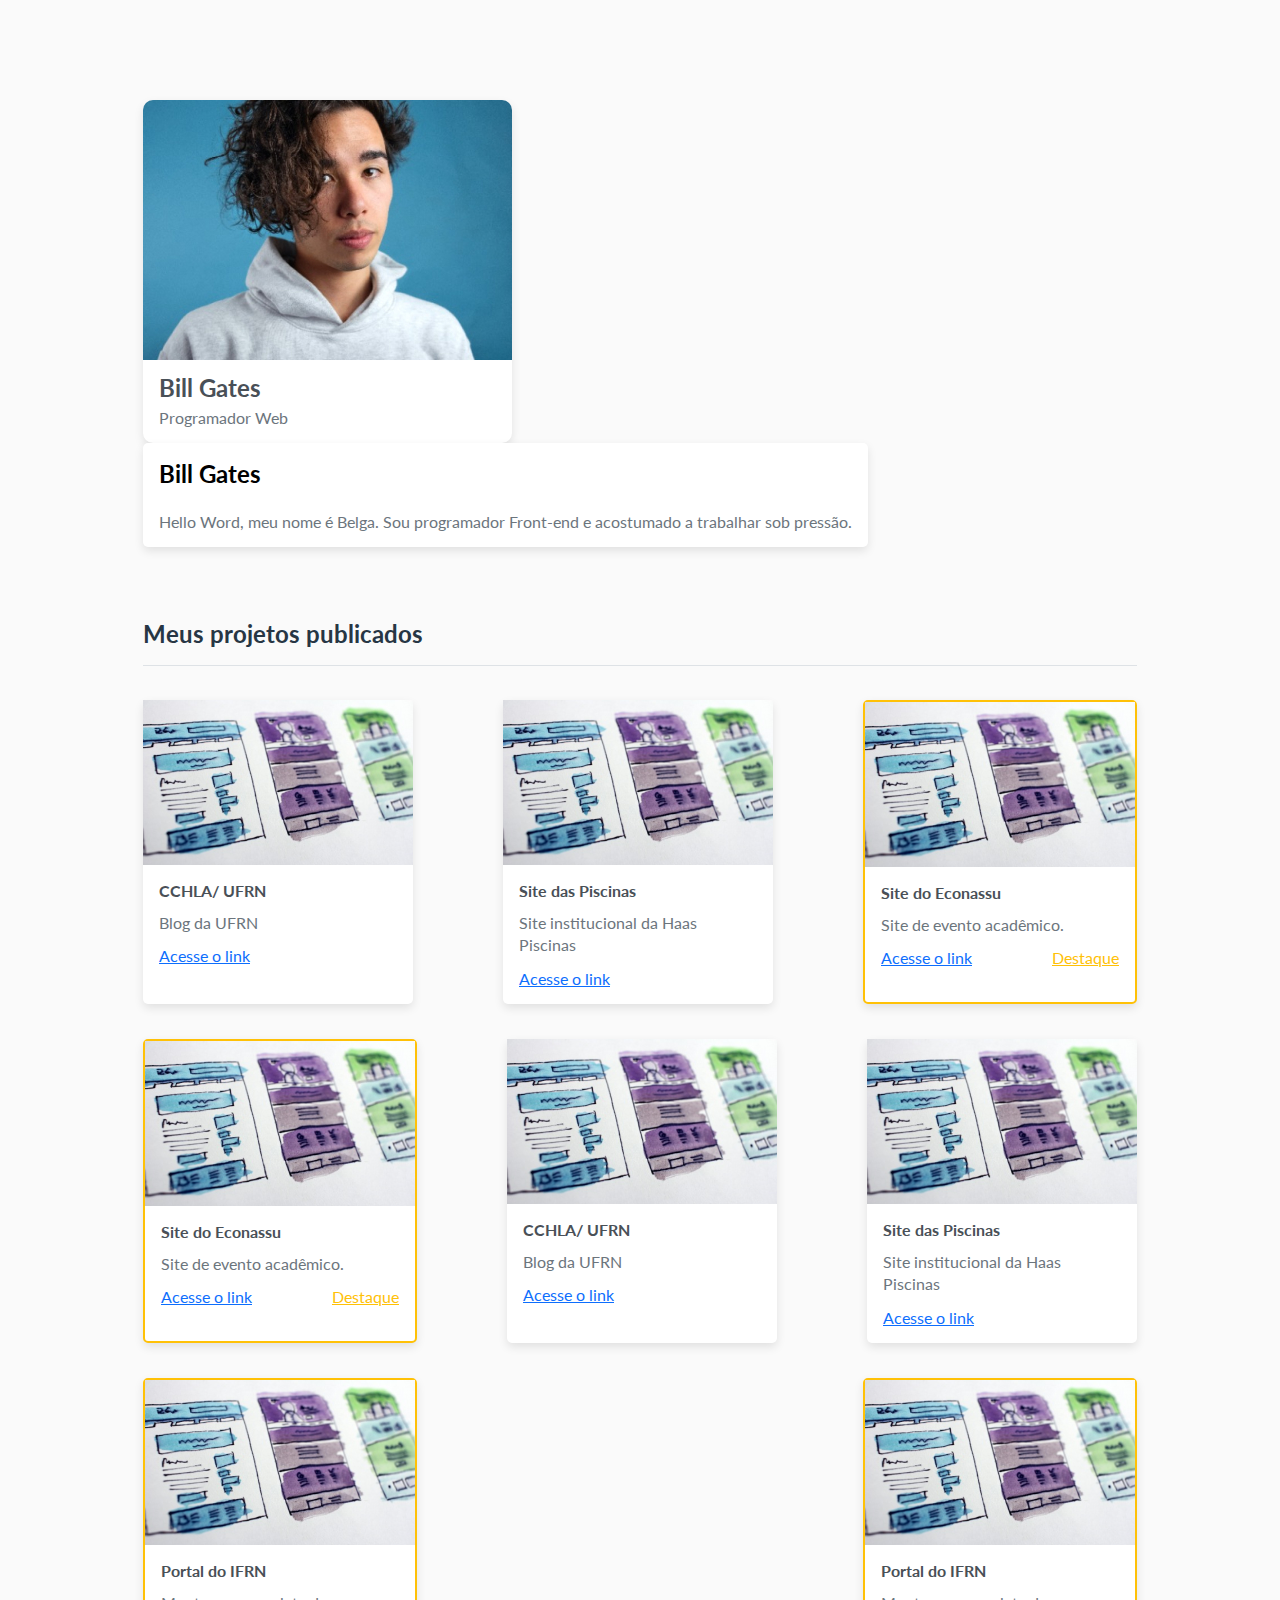
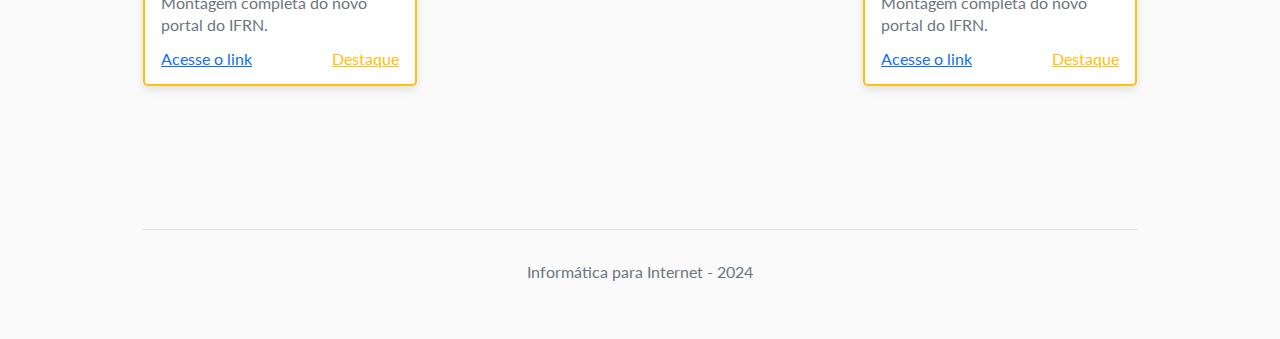
<file: index.html>
<!DOCTYPE html>
<html lang="en">
<head>
    <meta charset="UTF-8">
    <meta http-equiv="X-UA-Compatible" content="IE=edge">
    <meta name="viewport" content="width=device-width, initial-scale=1.0">
    <link rel="stylesheet" href="assets/img">
    <link rel="stylesheet" href="assets/style.css">
    <link rel="preconnect" href="https://fonts.googleapis.com">
    <link rel="preconnect" href="https://fonts.gstatic.com" crossorigin>
    <link href="https://fonts.googleapis.com/css2?family=Lato:ital,wght@0,100;0,300;0,400;0,700;0,900;1,100;1,300;1,400;1,700;1,900&display=swap" rel="stylesheet">
    <title>Montagem básica responsiva</title>
</head>
<body>
    
    <section class="flex alinhar-colunas">
        <main class="flex alinhar-colunas">
            <div class="biografia flex alinhar-extremidades">
                <div class="card-foto flex alinhar-colunas">
                    <img src="assets/img/menino.jpg" alt="">
                    <div class="legenda flex alinhar-colunas alinhar-inicio">
                        <h1>Bill Gates</h1>
                        <span>Programador Web</span>
                    </div>
                </div>

                <div class="descricao flex alinhar-colunas alinhar-inicio">
                    <h1>Bill Gates</h1>
                    <span>Hello Word, meu nome é Belga. Sou programador Front-end e acostumado a trabalhar sob pressão.</span>
                </div>
            </div>

            <div class="titulo flex alinhar-inicio">
                <h1>Meus projetos publicados</h1>
            </div>

            <div class="projetos flex alinhar-extremidades">
                <div class="card flex alinhar-colunas">
                    <img src="assets/img/desenhos.png" alt="">
                    <div class="flex alinhar-colunas">
                        <div class="flex alinhar-colunas">
                            <strong>CCHLA/ UFRN</strong>
                            <span>Blog da UFRN</span>
                        </div>
                        <a class="azul" href="">Acesse o link</a>
                    </div>
                </div>
                <div class="card flex alinhar-colunas">
                    <img src="assets/img/desenhos.png" alt="">
                    <div class="flex alinhar-colunas">
                        <div class="flex alinhar-colunas">
                            <strong>Site das Piscinas</strong>
                            <span>Site institucional da Haas Piscinas</span>
                        </div>
                        <a class="azul" href="">Acesse o link</a>
                    </div>
                </div>
                <div class="card flex alinhar-colunas borda-amarela">
                    <img src="assets/img/desenhos.png" alt="">
                    <div class="flex alinhar-colunas">
                        <div class="flex alinhar-colunas">
                            <strong>Site do Econassu</strong>
                            <span>Site de evento acadêmico.</span>
                        </div>
                        <div class="flex alinhar-extremidades">
                            <a class="azul" href="">Acesse o link</a>
                            <a class="amarelo" href="">Destaque</a>
                        </div>
                    </div>
                </div>
                <div class="card flex alinhar-colunas borda-amarela">
                    <img src="assets/img/desenhos.png" alt="">
                    <div class="flex alinhar-colunas">
                        <div class="flex alinhar-colunas">
                            <strong>Site do Econassu</strong>
                            <span>Site de evento acadêmico.</span>
                        </div>
                        <div class="flex alinhar-extremidades">
                            <a class="azul" href="">Acesse o link</a>
                            <a class="amarelo" href="">Destaque</a>
                        </div>
                    </div>
                </div>
                <div class="card flex alinhar-colunas">
                    <img src="assets/img/desenhos.png" alt="">
                    <div class="flex alinhar-colunas">
                        <div class="flex alinhar-colunas">
                            <strong>CCHLA/ UFRN</strong>
                            <span>Blog da UFRN</span>
                        </div>
                        <a class="azul" href="">Acesse o link</a>
                    </div>
                </div>
                <div class="card flex alinhar-colunas">
                    <img src="assets/img/desenhos.png" alt="">
                    <div class="flex alinhar-colunas">
                        <div class="flex alinhar-colunas">
                            <strong>Site das Piscinas</strong>
                            <span>Site institucional da Haas Piscinas</span>
                        </div>
                        <a class="azul" href="">Acesse o link</a>
                    </div>
                </div>
                <div class="card flex alinhar-colunas borda-amarela">
                    <img src="assets/img/desenhos.png" alt="">
                    <div class="flex alinhar-colunas">
                        <div class="flex alinhar-colunas">
                            <strong>Portal do IFRN</strong>
                            <span class="flex">Montagem completa do novo portal do IFRN.</span>
                        </div>
                        <div class="flex alinhar-extremidades">
                            <a class="azul" href="">Acesse o link</a>
                            <a class="amarelo" href="">Destaque</a>
                        </div>
                    </div>
                </div>
                <div class="card flex alinhar-colunas borda-amarela">
                    <img src="assets/img/desenhos.png" alt="">
                    <div class="flex alinhar-colunas">
                        <div class="flex alinhar-colunas">
                            <strong>Portal do IFRN</strong>
                            <span>Montagem completa do novo portal do IFRN.</span>
                        </div>
                        <div class="flex alinhar-extremidades">
                            <a class="azul" href="">Acesse o link</a>
                            <a class="amarelo" href="">Destaque</a>
                        </div>
                    </div>
                </div>
            </div>
        </main>

        <footer class="flex centralizar">
            <span>Informática para Internet - 2024</span>
        </footer>
        
    </section>
</body>
</html>
</file>
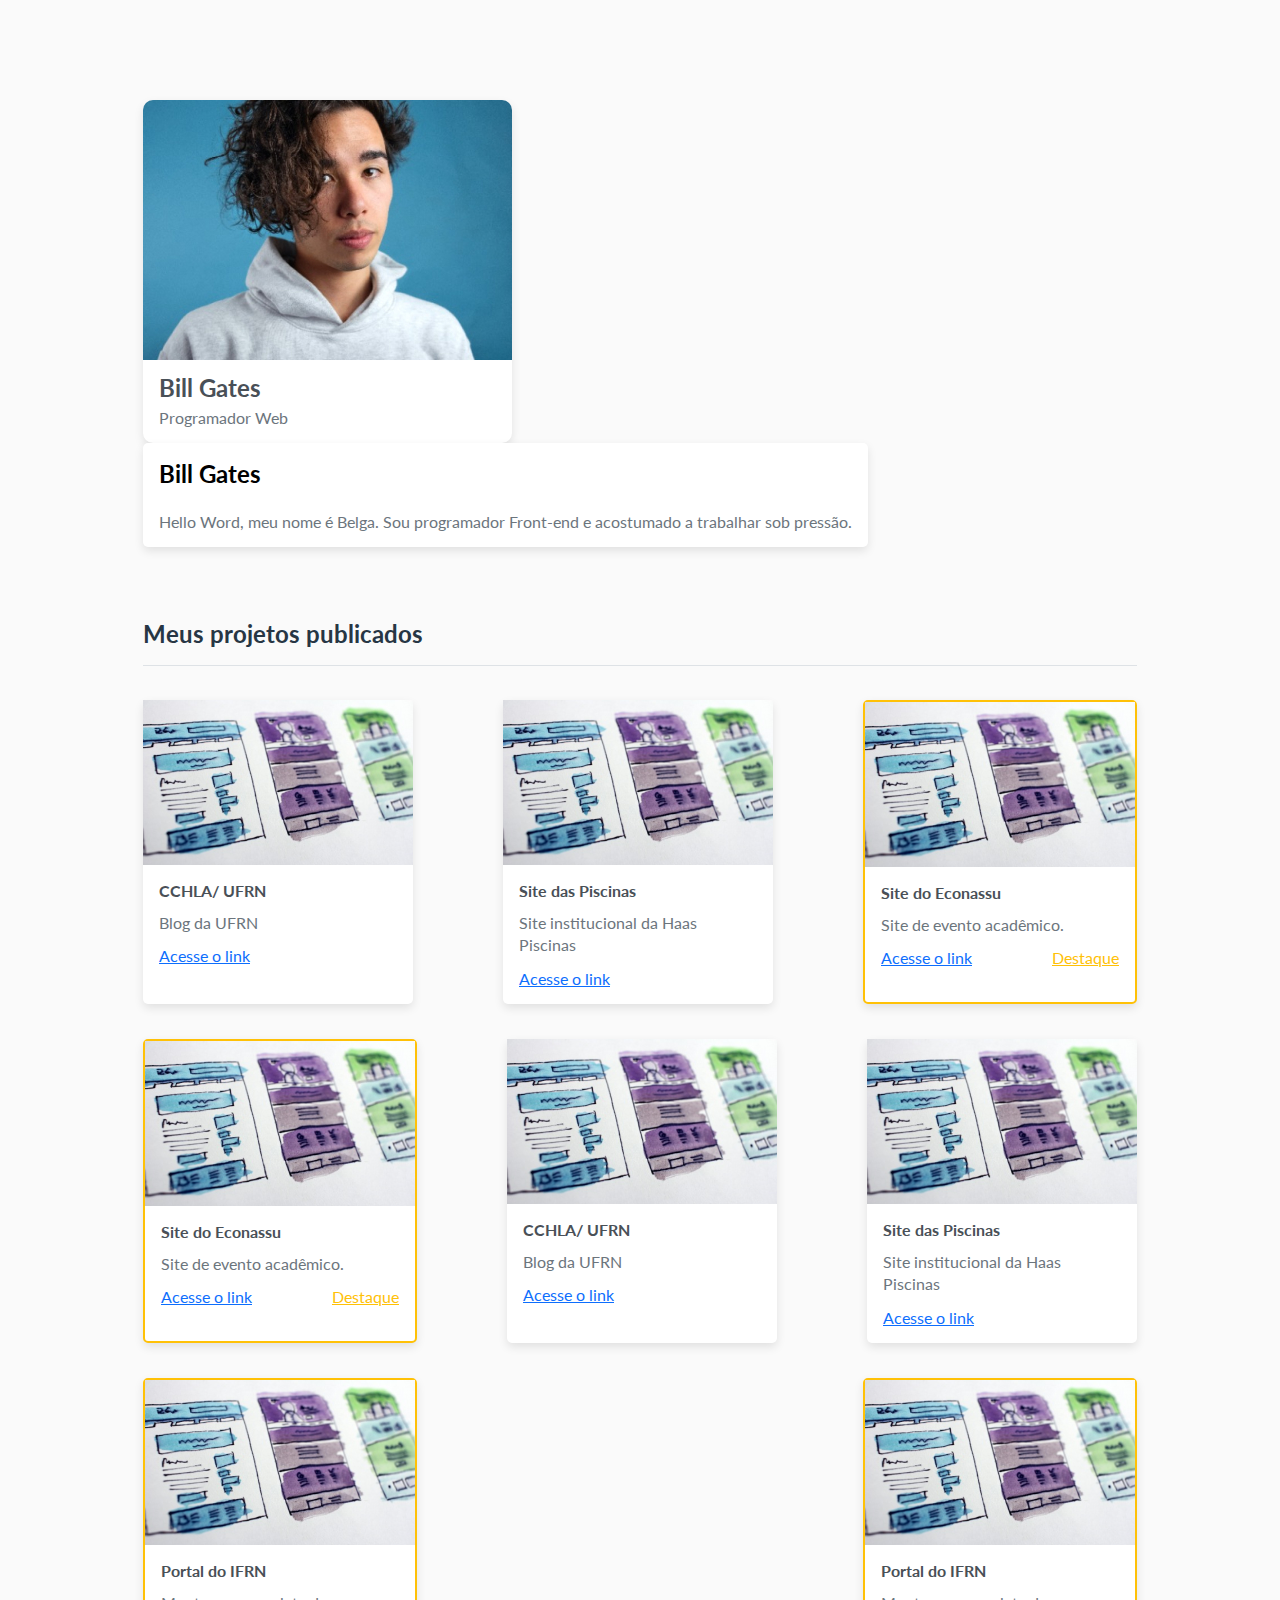
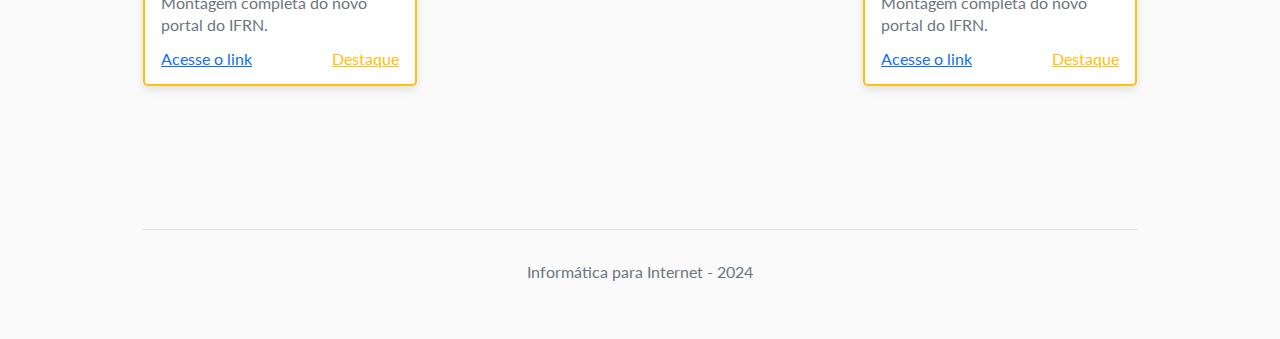
<file: Montagem-básica-responsiva/index.html>
<!DOCTYPE html>
<html lang="en">
<head>
    <meta charset="UTF-8">
    <meta http-equiv="X-UA-Compatible" content="IE=edge">
    <meta name="viewport" content="width=device-width, initial-scale=1.0">
    <link rel="stylesheet" href="style.css">
    <link rel="preconnect" href="https://fonts.googleapis.com">
    <link rel="preconnect" href="https://fonts.gstatic.com" crossorigin>
    <link href="https://fonts.googleapis.com/css2?family=Lato:ital,wght@0,100;0,300;0,400;0,700;0,900;1,100;1,300;1,400;1,700;1,900&display=swap" rel="stylesheet">
    <title>Montagem básica responsiva</title>
</head>
<body>
    
    <section class="flex alinhar-colunas">
        <main class="flex alinhar-colunas">
            <div class="biografia flex alinhar-extremidades">
                <div class="card-foto flex alinhar-colunas">
                    <img src="img/menino.jpg" alt="">
                    <div class="legenda flex alinhar-colunas alinhar-inicio">
                        <h1>Bill Gates</h1>
                        <span>Programador Web</span>
                    </div>
                </div>

                <div class="descricao flex alinhar-colunas alinhar-inicio">
                    <h1>Bill Gates</h1>
                    <span>Hello Word, meu nome é Belga. Sou programador Front-end e acostumado a trabalhar sob pressão.</span>
                </div>
            </div>

            <div class="titulo flex alinhar-inicio">
                <h1>Meus projetos publicados</h1>
            </div>

            <div class="projetos flex alinhar-extremidades">
                <div class="card flex alinhar-colunas">
                    <img src="img/desenhos.png" alt="">
                    <div class="flex alinhar-colunas">
                        <div class="flex alinhar-colunas">
                            <strong>CCHLA/ UFRN</strong>
                            <span>Blog da UFRN</span>
                        </div>
                        <a class="azul" href="">Acesse o link</a>
                    </div>
                </div>
                <div class="card flex alinhar-colunas">
                    <img src="img/desenhos.png" alt="">
                    <div class="flex alinhar-colunas">
                        <div class="flex alinhar-colunas">
                            <strong>Site das Piscinas</strong>
                            <span>Site institucional da Haas Piscinas</span>
                        </div>
                        <a class="azul" href="">Acesse o link</a>
                    </div>
                </div>
                <div class="card flex alinhar-colunas borda-amarela">
                    <img src="img/desenhos.png" alt="">
                    <div class="flex alinhar-colunas">
                        <div class="flex alinhar-colunas">
                            <strong>Site do Econassu</strong>
                            <span>Site de evento acadêmico.</span>
                        </div>
                        <div class="flex alinhar-extremidades">
                            <a class="azul" href="">Acesse o link</a>
                            <a class="amarelo" href="">Destaque</a>
                        </div>
                    </div>
                </div>
                <div class="card flex alinhar-colunas borda-amarela">
                    <img src="img/desenhos.png" alt="">
                    <div class="flex alinhar-colunas">
                        <div class="flex alinhar-colunas">
                            <strong>Site do Econassu</strong>
                            <span>Site de evento acadêmico.</span>
                        </div>
                        <div class="flex alinhar-extremidades">
                            <a class="azul" href="">Acesse o link</a>
                            <a class="amarelo" href="">Destaque</a>
                        </div>
                    </div>
                </div>
                <div class="card flex alinhar-colunas">
                    <img src="img/desenhos.png" alt="">
                    <div class="flex alinhar-colunas">
                        <div class="flex alinhar-colunas">
                            <strong>CCHLA/ UFRN</strong>
                            <span>Blog da UFRN</span>
                        </div>
                        <a class="azul" href="">Acesse o link</a>
                    </div>
                </div>
                <div class="card flex alinhar-colunas">
                    <img src="img/desenhos.png" alt="">
                    <div class="flex alinhar-colunas">
                        <div class="flex alinhar-colunas">
                            <strong>Site das Piscinas</strong>
                            <span>Site institucional da Haas Piscinas</span>
                        </div>
                        <a class="azul" href="">Acesse o link</a>
                    </div>
                </div>
                <div class="card flex alinhar-colunas borda-amarela">
                    <img src="img/desenhos.png" alt="">
                    <div class="flex alinhar-colunas">
                        <div class="flex alinhar-colunas">
                            <strong>Portal do IFRN</strong>
                            <span class="flex">Montagem completa do novo portal do IFRN.</span>
                        </div>
                        <div class="flex alinhar-extremidades">
                            <a class="azul" href="">Acesse o link</a>
                            <a class="amarelo" href="">Destaque</a>
                        </div>
                    </div>
                </div>
                <div class="card flex alinhar-colunas borda-amarela">
                    <img src="img/desenhos.png" alt="">
                    <div class="flex alinhar-colunas">
                        <div class="flex alinhar-colunas">
                            <strong>Portal do IFRN</strong>
                            <span>Montagem completa do novo portal do IFRN.</span>
                        </div>
                        <div class="flex alinhar-extremidades">
                            <a class="azul" href="">Acesse o link</a>
                            <a class="amarelo" href="">Destaque</a>
                        </div>
                    </div>
                </div>
            </div>
        </main>

        <footer class="flex centralizar">
            <span>Informática para Internet - 2024</span>
        </footer>
        
    </section>
</body>
</html>
</file>
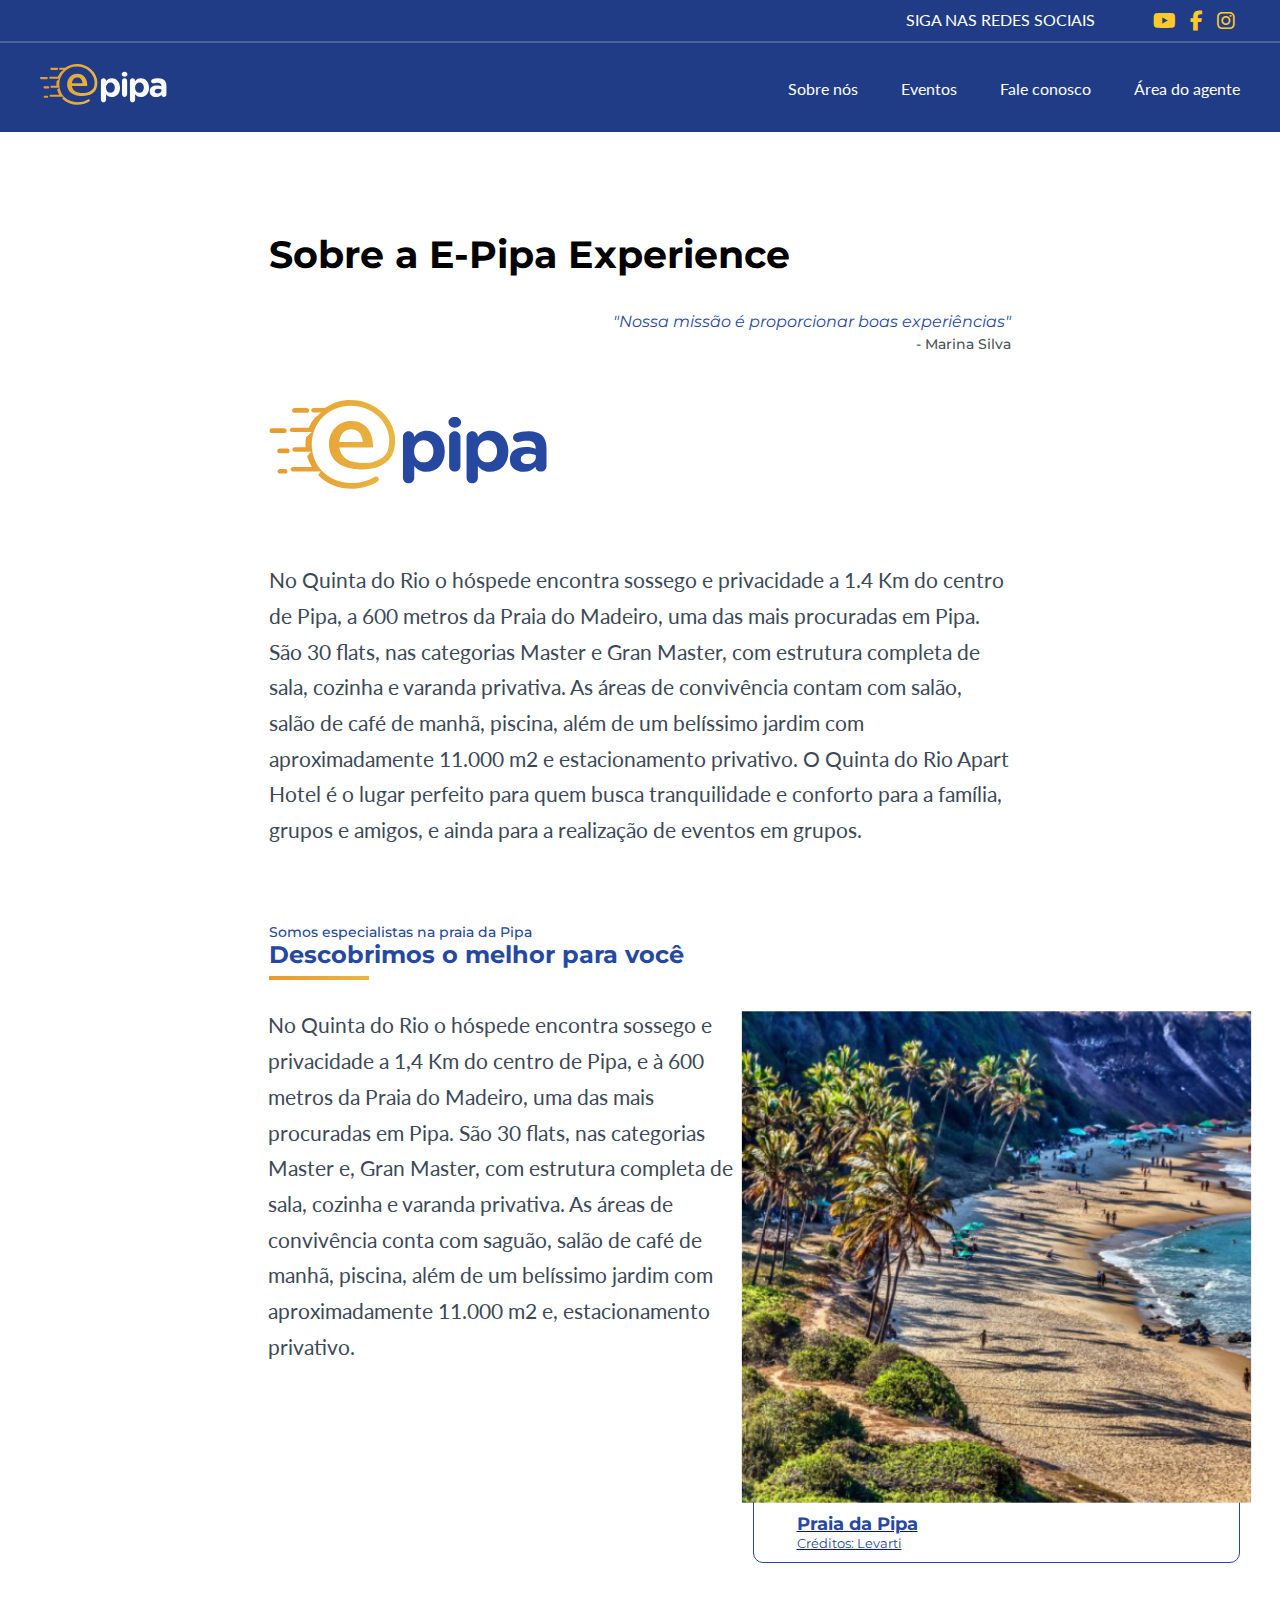
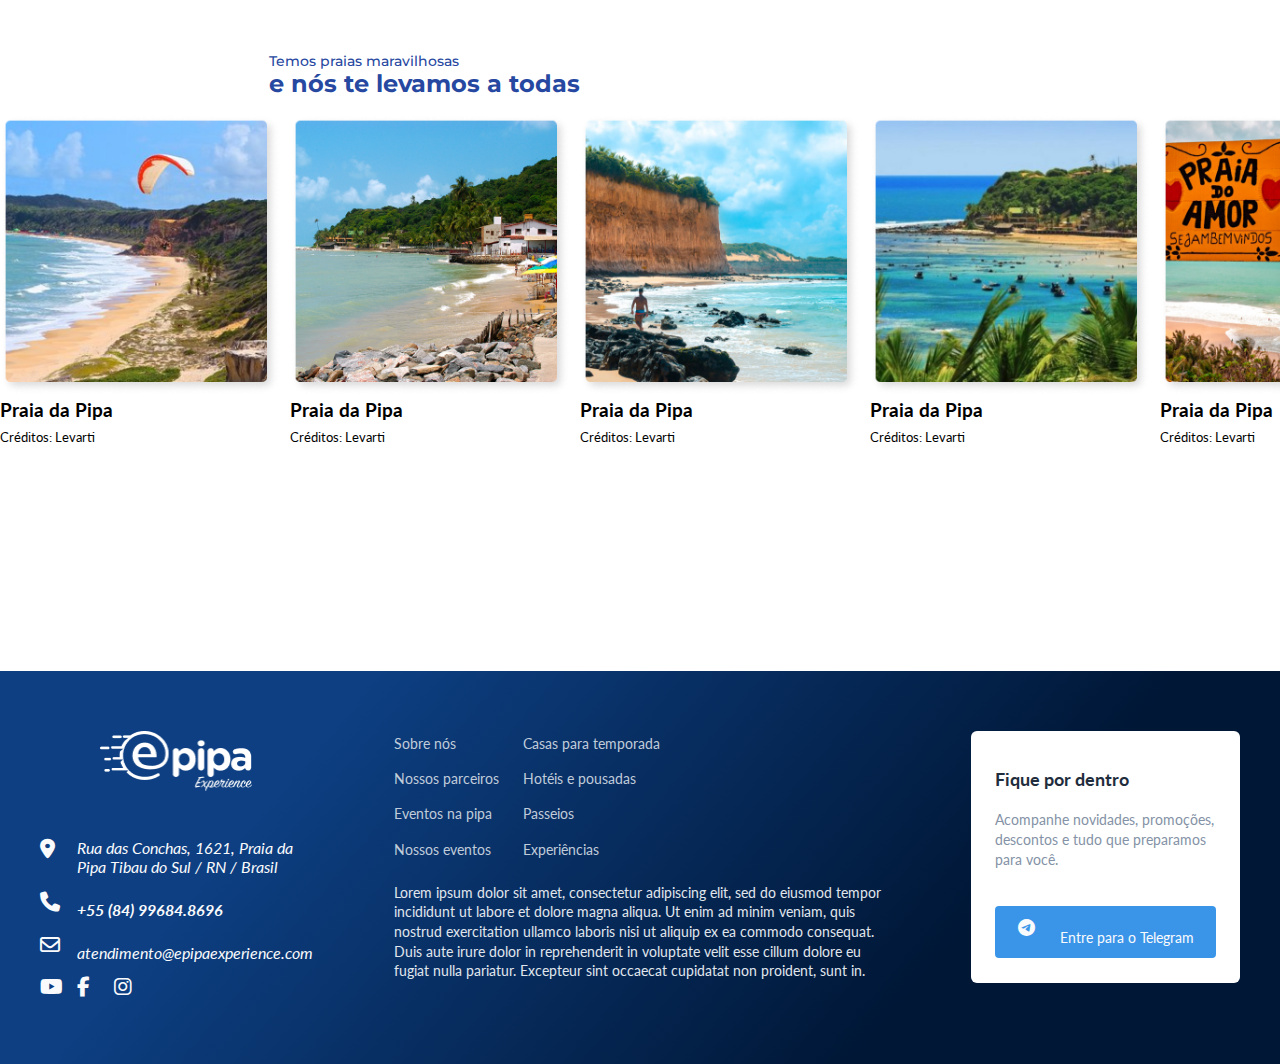
<file: sites/e-pipa/e-pipa-2.html>
<!DOCTYPE html>
<html lang="en">

<head>
    <meta charset="UTF-8">
    <meta name="viewport" content="width=device-width, initial-scale=1.0">
    <link rel="preconnect" href="https://fonts.googleapis.com">
    <link rel="preconnect" href="https://fonts.gstatic.com" crossorigin>
    <link
        href="https://fonts.googleapis.com/css2?family=Inter:ital,opsz,wght@0,14..32,100..900;1,14..32,100..900&family=Lato:ital,wght@0,100;0,300;0,400;0,700;0,900;1,100;1,300;1,400;1,700;1,900&display=swap"
        rel="stylesheet">
    <link rel="preconnect" href="https://fonts.googleapis.com">
    <link rel="preconnect" href="https://fonts.gstatic.com" crossorigin>
    <link href="https://fonts.googleapis.com/css2?family=Montserrat:ital,wght@0,100..900;1,100..900&display=swap"
        rel="stylesheet">
    <link rel="stylesheet" href="assets/global.css">
    <link rel="stylesheet" href="assets/style.css">
    <link rel="stylesheet" href="https://cdnjs.cloudflare.com/ajax/libs/font-awesome/6.7.2/css/all.min.css">
    <title>E-pipa responsivo</title>
</head>

<body class="flex alinhar-vertical alinhar-colunas">

    <header>
        <div class="top flex alinhar-colunas centralizar">

            <div class="redes-sociais flex alinhar-fim">
                SIGA NAS REDES SOCIAIS
                <div>
                    <i class="fa-brands fa-youtube fa-lg"></i>
                    <i class="fa-brands fa-facebook-f fa-lg"></i>
                    <i class="fa-brands fa-instagram fa-lg"></i>
                </div>
            </div>
            
            <span class="flex"></span>
            
            <div class="logo-1 flex alinhar-extremidades alinhar-vertical">
                <img src="assets/img/mini-logo.svg" alt="">
                <figure class="nao-visivel">
                    <img src="assets/img/menu.svg" alt="">
                </figure>
                <nav class="flex centralizar">
                    <a href="#">Sobre nós</a>
                    <a href="#">Eventos</a>
                    <a href="#">Fale conosco</a>
                    <a href="#">Área do agente</a>
                </nav>
            </div>
        </div>
    </header>

    <main class="flex alinhar-colunas alinhar-vertical">

        <section class="container">
            <section class="introducao flex alinhar-colunas alinhar-fim">
                <div class="titulo flex alinhar-colunas">
                    <h1>Sobre a E-Pipa Experience</h1>
                    <div class="comentario flex alinhar-colunas">
                        <p class="azul flex alinhar-fim">"Nossa missão é proporcionar boas experiências"</p>
                        <div class="flex alinhar-fim">- Marina Silva</div>
                    </div>
                </div>

                <figure class="logo">
                    <img src="assets/img/logo.svg" alt="">
                </figure>

                <div class="apresentacao">
                    <p>No Quinta do Rio o hóspede encontra sossego e privacidade a 1.4 Km do centro de Pipa, a 600
                        metros da Praia do Madeiro, uma das mais procuradas em Pipa. São 30 flats, nas categorias
                        Master e Gran Master, com estrutura completa de sala, cozinha e varanda privativa. As áreas
                        de convivência contam com salão, salão de café de manhã, piscina, além de um belíssimo
                        jardim com aproximadamente 11.000 m2 e estacionamento privativo. O Quinta do Rio Apart Hotel
                        é o lugar perfeito para quem busca tranquilidade e conforto para a família, grupos e amigos,
                        e ainda para a realização de eventos em grupos.</p>
                </div>
                <div class="sub-titulo azul">
                    <div>
                        Somos especialistas na praia da Pipa
                        <h2>Descobrimos o melhor para você</h2>
                    </div>
                    <span></span>
                </div>
            </section>
        </section>

        <section class="container2 flex alinhar-fim">
            <div class="paragrafo-2">
                <p>No Quinta do Rio o hóspede encontra sossego e privacidade a 1,4 Km do centro de Pipa, e à 600
                    metros da Praia do Madeiro, uma das mais procuradas em Pipa. São 30 flats, nas categorias
                    Master e, Gran Master, com estrutura completa de sala, cozinha e varanda privativa. As áreas
                    de convivência conta com saguão, salão de café de manhã, piscina, além de um belíssimo
                    jardim com aproximadamente 11.000 m2 e, estacionamento privativo.</p>
            </div>
            <a href="#" class="card">
                <figure class="azul flex alinhar-colunas alinhar-vertical">
                    <img src="assets/img/praia1.png" alt="">
                    <figcaption class="flex alinhar-colunas">
                        <strong class="azul">Praia da Pipa</strong>
                        <span class="azul">Créditos: Levarti</span>
                    </figcaption>
                </figure>
            </a>
        </section>

        <div class="titulo-fotos flex alinhar-colunas">
            <small class="azul">
                Temos praias maravilhosas
            </small>
            <h2 class="azul">e nós te levamos a todas</h2>
        </div>

    </main>
    
    <section class="fotos-praias">
        <section class="praias flex">
            <div class="flex">
                <div class="imagens-praias flex alinhar-colunas">
                    <img src="assets/img/praia2.png" alt="praia2">
                    <figcaption class="flex alinhar-colunas alinhar-horizontal">
                        <h3 class="cinza">Praia da Pipa</h3>
                        <small class="cinza">Créditos: Levarti</small>
                    </figcaption>
                </div>
    
                <div class="imagens-praias flex alinhar-colunas">
                    <img src="assets/img/praia3.png" alt="praia3">
                    <figcaption class="flex alinhar-colunas alinhar-horizontal">
                        <h3 class="cinza">Praia da Pipa</h3>
                        <small class="cinza">Créditos: Levarti</small>
                    </figcaption>
                </div>
    
                <div class="imagens-praias flex alinhar-colunas">
                    <img src="assets/img/praia4.png" alt="praia4">
                    <figcaption class="flex alinhar-colunas alinhar-horizontal">
                        <h3 class="cinza">Praia da Pipa</h3>
                        <small class="cinza">Créditos: Levarti</small>
                    </figcaption>
                </div>
    
                <div class="imagens-praias flex alinhar-colunas">
                    <img src="assets/img/praia5.png" alt="praia5">
                    <figcaption class="flex alinhar-colunas alinhar-horizontal">
                        <h3 class="cinza">Praia da Pipa</h3>
                        <small class="cinza">Créditos: Levarti</small>
                    </figcaption>
                </div>
    
                <div class="imagens-praias flex alinhar-colunas">
                    <img src="assets/img/praia6.png" alt="praia6">
                    <figcaption class="flex alinhar-colunas alinhar-horizontal">
                        <h3 class="cinza">Praia da Pipa</h3>
                        <small class="cinza">Créditos: Levarti</small>
                    </figcaption>
                </div>
            </div>
        </section>
    </section>


    <footer class="footer flex centralizar">
        <div class="container3 flex">

            <!-- coluna 1 -->
            <section class="flex alinhar-colunas coluna-1">
                <figure class="flex centralizar">
                    <img src="assets/img/logo-branca.png" alt="">
                </figure>
                <address class="flex alinhar-colunas">
                    <div class="flex alinhar-vertical">
                        <i class="fa-solid fa-location-dot fa-lg"></i>
                        Rua das Conchas, 1621, Praia da Pipa Tibau do Sul / RN / Brasil
                    </div>
                    <div class="flex alinhar-vertical">
                        <i class="fa-solid fa-phone fa-lg"></i>
                        <strong>+55 (84) 99684.8696</strong>
                    </div>
                    <div class="flex alinhar-vertical">
                        <i class="fa-regular fa-envelope fa-lg"></i>
                        atendimento@epipaexperience.com
                    </div>

                    <div class="icons flex">
                        <i class="fa-brands fa-youtube fa-lg"></i>
                        <i class="fa-brands fa-facebook-f fa-lg"></i>
                        <i class="fa-brands fa-instagram fa-lg"></i>
                    </div>
                </address>
            </section>


            <!-- coluna 2 -->
            <section class="flex alinhar-colunas coluna-2">
                <div class="menus flex">
                    <menu class="menu-rodape flex alinhar-colunas">
                        <li><a href="#">Sobre nós</a></li>
                        <li><a href="#">Nossos parceiros</a></li>
                        <li><a href="#">Eventos na pipa</a></li>
                        <li><a href="#">Nossos eventos</a></li>
                    </menu>
                    <menu class="menu-rodape flex alinhar-colunas">
                        <li><a href="#">Casas para temporada</a></li>
                        <li><a href="#">Hotéis e pousadas</a></li>
                        <li><a href="#">Passeios</a></li>
                        <li><a href="#">Experiências</a></li>
                    </menu>
                </div>
                <p>Lorem ipsum dolor sit amet, consectetur adipiscing elit, sed do eiusmod tempor incididunt ut labore
                    et dolore magna aliqua. Ut enim ad minim veniam, quis nostrud exercitation ullamco laboris nisi ut
                    aliquip ex ea commodo consequat. Duis aute irure dolor in reprehenderit in voluptate velit esse
                    cillum dolore eu fugiat nulla pariatur. Excepteur sint occaecat cupidatat non proident, sunt in.</p>

            </section>

            <!-- coluna 3 -->
            <section class="flex alinhar-colunas coluna-3">
                <div class="bloco-telegram flex alinhar-colunas">
                    <div class="descricao flex alinhar-colunas">
                        <h3>Fique por dentro</h3>
                        <p>
                            Acompanhe novidades, promoções, descontos e tudo que preparamos para você.
                        </p>
                    </div>
                    <div class="button flex centralizar">
                        <a href="#" class="flex centralizar">
                            <i class="fa-brands fa-telegram fa-lg flex"></i>
                            Entre para o Telegram
                        </a>
                    </div>
                </div>
            </section>
        </div>
    </footer>

</body>

</html>
</file>
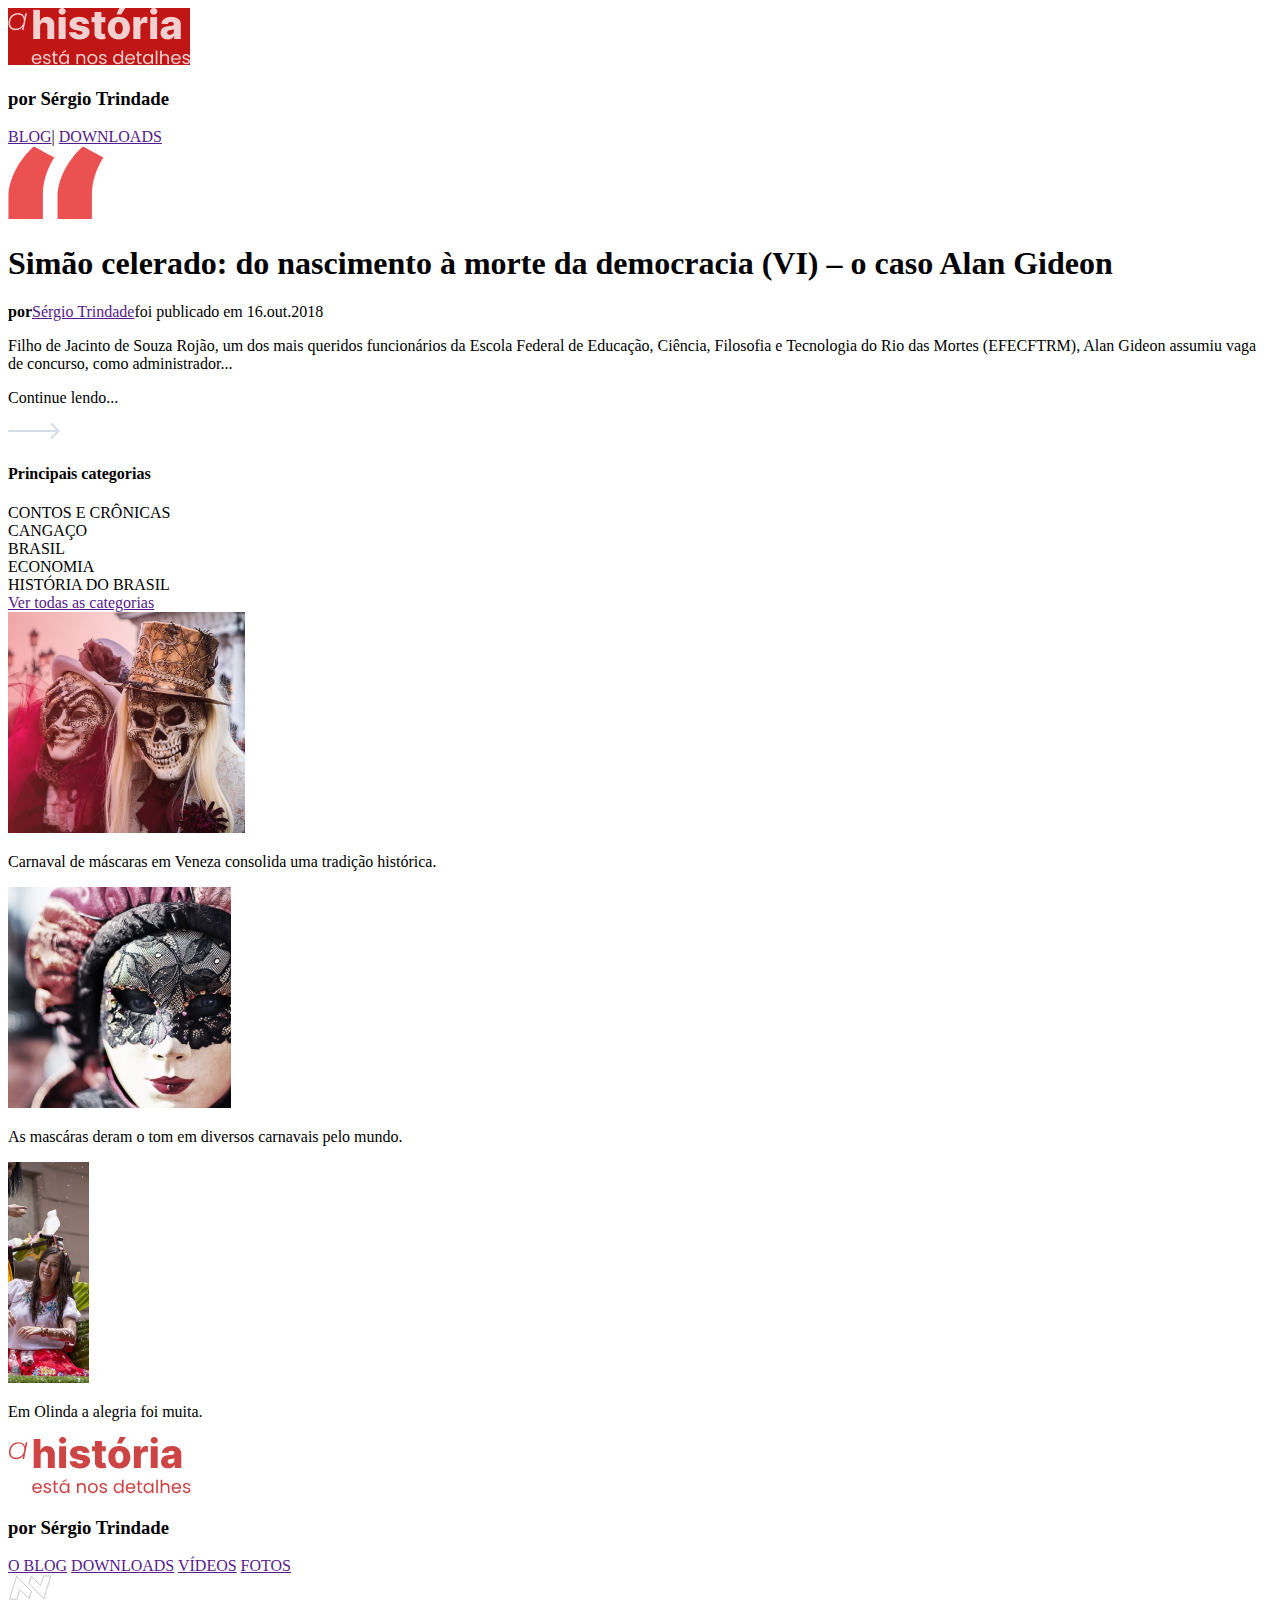
<file: sites/montagem-blog/blog.html>
<!DOCTYPE html>
<html lang="en">
<head>
    <meta charset="UTF-8">
    <meta http-equiv="X-UA-Compatible" content="IE=edge">
    <meta name="viewport" content="width=device-width, initial-scale=1.0">
    <link rel="preconnect" href="https://fonts.googleapis.com">
    <link rel="preconnect" href="https://fonts.gstatic.com" crossorigin>
    <link href="https://fonts.googleapis.com/css2?family=Inter:ital,opsz,wght@0,14..32,100..900;1,14..32,100..900&display=swap" rel="stylesheet">
    <link rel="stylesheet" href="blog.css">
    <title>História em Detalhes</title>
</head>
<body>
    <section class="container">
        <header>
            <img src="img/logo.png" alt="">
            <span></span>
            <h3>por Sérgio Trindade</h3>
            <a href="">BLOG</a>|
            <a href="">DOWNLOADS</a>
        </header>
        <main>
            <div>
                <img src="img/aspas.svg" alt="">
                <h1>Simão celerado: do nascimento à morte da democracia (VI) – o caso Alan Gideon</h1>
            </div>
            <div>
                <div>
                    <p><strong>por</strong><a href="">Sérgio Trindade</a>foi publicado em 16.out.2018</p>
                </div>
                <div>Filho de Jacinto de Souza Rojão, um dos mais queridos funcionários da Escola Federal de Educação, Ciência, Filosofia e Tecnologia do Rio das Mortes (EFECFTRM), Alan Gideon assumiu vaga de concurso, como administrador...</div>
            </div>
            <div>
                <div>
                    <p>Continue lendo...</p>
                    <img src="img/seta.svg" alt="">
                </div>
            </div>
            <div>
                <span></span>
                <h4>Principais categorias</h4>
                <div>
                    <div>
                        <div>CONTOS E CRÔNICAS</div>
                    </div>
                    <div>
                        <div>CANGAÇO</div>
                    </div>
                    <div>
                        <div>BRASIL</div>
                    </div>
                    <div>
                        <div>ECONOMIA</div>
                    </div>
                    <div>
                        <div>HISTÓRIA DO BRASIL</div>
                    </div>
                </div>
                <a href="">Ver todas as categorias</a>
            </div>

            <section>
                <div>
                    <img src="img/duas-pessoas.png" alt="">
                    <p>Carnaval de máscaras em Veneza consolida uma tradição histórica.</p>
                </div>
                <div>
                    <img src="img/uma-pessoa.png" alt="">
                    <p>As mascáras deram o tom em diversos carnavais pelo mundo.</p>
                </div>
                <div>
                    <img src="img/pessoa-trioeletrico.png" alt="">
                    <p>Em Olinda a alegria foi muita.</p>
                </div>
            </section>
        </main>
        <footer>
            <img src="img/logo-vermelha.svg" alt="">
            <span></span>
            <h3>por Sérgio Trindade</h3>
            <div>
                <a href="">O BLOG</a>
                <a href="">DOWNLOADS</a>
                <a href="">VÍDEOS</a>
                <a href="">FOTOS</a>
            </div>
            <div>
                <img src="img/AWE.svg" alt="">
            </div>
        </footer>
    </section>
</body>
</html>
</file>
<file: assets/style.css>
body {
    background: #FAFAFA;
    font-family: Lato;    
}

@media (max-width: 600px) {
    body {
        flex-direction: column;
    }
}

.flex {
    display: flex;
}

.alinhar-colunas {
    flex-direction: column;
}

.alinhar-inicio {
    align-items: flex-start;
}

.alinhar-vertical {
    align-items: center;
}

.alinhar-horizontal {
    justify-content: center;
}

.alinhar-extremidades {
    justify-content: space-between;
}

.centralizar {
    justify-content: center;
    align-items: center;
}

main {
    padding: 92px 135px 108px 135px;
}

.biografia {
    flex-wrap: wrap;
}

.biografia .card-foto {
    background: var(--neutras-White, #FFF);
    border-radius: 10px;
    box-shadow: 0px 4px 10px 0px rgba(0, 0, 0, 0.10);
}

.biografia .card-foto img {
    border-top-left-radius: 10px;
    border-top-right-radius: 10px;
}

.biografia .card-foto .legenda {
    padding: 16px;
    gap: 8px;
}

h1 {
    font-size: 24px;
    font-weight: 700;
    margin: 0;
}

.biografia .card-foto .legenda h1 {
    color: #495057;
    line-height: 100%;
}

span {
    color: #6C757D;
    font-size: 16px;
    font-weight: 400;
}

.biografia .descricao {
    background: var(--neutras-White, #FFF);
    border-radius: 5px;
    box-shadow: 0px 4px 10px 0px rgba(0, 0, 0, 0.10);
    padding: 16px;
    gap: 24px;
}

main .titulo {
    border-bottom: 1px solid #DEE2E6;
    gap: 4px;
    margin-bottom: 34px;
    margin-top: 73px;
    padding-bottom: 16px;
}

main .titulo h1 {
    color: var(--neutras-Aco, #273644);
    line-height: 120%;
}

main .projetos, main .projetos .card div {
    flex-wrap: wrap;
}

main .projetos .card {
    background: #FFF;
    border-radius: 5px;
    box-shadow: 0px 4px 10px 0px rgba(0, 0, 0, 0.10);
    margin-bottom: 35px;
    width: 270px;
}

main .projetos .card div {
    padding: 16px;
    gap: 12px;
}

main .projetos .card div div {
    padding: 0;
}

main .projetos .card div div strong {
    color: #495057;
    font-size: 16px;
    font-weight: 700;
    line-height: 120%;
}

main .projetos .card div div span {
    flex-wrap: wrap;
    line-height: 140%;
}

.borda-amarela {
    border: 2px solid #FFC107;
}

.azul {
    color: #0D6EFD;
}

.amarelo {
    color: #FFC107;
}

footer {
    border-top: 1px solid #DEE2E6;
    gap: 4px;
    margin: 0 135px 34px 135px;
    padding: 32px 0px 16px 0px;
}

footer span {
    line-height: 120%;
}
</file>
<file: Montagem-básica-responsiva/style.css>
body {
    background: #FAFAFA;
    font-family: Lato;    
}

@media (max-width: 600px) {
    body {
        flex-direction: column;
    }
}

.flex {
    display: flex;
}

.alinhar-colunas {
    flex-direction: column;
}

.alinhar-inicio {
    align-items: flex-start;
}

.alinhar-vertical {
    align-items: center;
}

.alinhar-horizontal {
    justify-content: center;
}

.alinhar-extremidades {
    justify-content: space-between;
}

.centralizar {
    justify-content: center;
    align-items: center;
}

main {
    padding: 92px 135px 108px 135px;
}

.biografia {
    flex-wrap: wrap;
}

.biografia .card-foto {
    background: var(--neutras-White, #FFF);
    border-radius: 10px;
    box-shadow: 0px 4px 10px 0px rgba(0, 0, 0, 0.10);
}

.biografia .card-foto img {
    border-top-left-radius: 10px;
    border-top-right-radius: 10px;
}

.biografia .card-foto .legenda {
    padding: 16px;
    gap: 8px;
}

h1 {
    font-size: 24px;
    font-weight: 700;
    margin: 0;
}

.biografia .card-foto .legenda h1 {
    color: #495057;
    line-height: 100%;
}

span {
    color: #6C757D;
    font-size: 16px;
    font-weight: 400;
}

.biografia .descricao {
    background: var(--neutras-White, #FFF);
    border-radius: 5px;
    box-shadow: 0px 4px 10px 0px rgba(0, 0, 0, 0.10);
    padding: 16px;
    gap: 24px;
}

main .titulo {
    border-bottom: 1px solid #DEE2E6;
    gap: 4px;
    margin-bottom: 34px;
    margin-top: 73px;
    padding-bottom: 16px;
}

main .titulo h1 {
    color: var(--neutras-Aco, #273644);
    line-height: 120%;
}

main .projetos, main .projetos .card div {
    flex-wrap: wrap;
}

main .projetos .card {
    background: #FFF;
    border-radius: 5px;
    box-shadow: 0px 4px 10px 0px rgba(0, 0, 0, 0.10);
    margin-bottom: 35px;
    width: 270px;
}

main .projetos .card div {
    padding: 16px;
    gap: 12px;
}

main .projetos .card div div {
    padding: 0;
}

main .projetos .card div div strong {
    color: #495057;
    font-size: 16px;
    font-weight: 700;
    line-height: 120%;
}

main .projetos .card div div span {
    flex-wrap: wrap;
    line-height: 140%;
}

.borda-amarela {
    border: 2px solid #FFC107;
}

.azul {
    color: #0D6EFD;
}

.amarelo {
    color: #FFC107;
}

footer {
    border-top: 1px solid #DEE2E6;
    gap: 4px;
    margin: 0 135px 34px 135px;
    padding: 32px 0px 16px 0px;
}

footer span {
    line-height: 120%;
}
</file>
<file: sites/e-pipa/assets/global.css>
.flex {
    display: flex;
}

.alinhar-extremidades {
    justify-content: space-between;
}

.centralizar {
    justify-content: center;
    align-items: center;
}

.alinhar-colunas {
    flex-direction: column;
}

.alinhar-fim {
    justify-content: flex-end;
}

.alinhar-vertical {
    align-items: center;
}

.alinhar-horizontal {
    justify-content: center;
}
</file>
<file: sites/e-pipa/assets/style.css>
body {
    font-family: "Lato", sans-serif;
    margin: 0;
    width: 100%;
}

@media (max-width: 568px) {

    body {
        padding: 0 16px;
        width: 100%;
    }

    header {
        display: flex;
        justify-content: space-between;
        width: 100%;
        padding: 12px 16px;
    }

    header .top {
        display: flex;
        width: 100%;
    }

    header .top .redes-sociais,
    header .top span,
    header .top .logo-1 nav {
        display: none;
    }

    .logo-1 {
        max-width: 100%;
    }

    header .top .nao-visivel {
        margin: 0;
        visibility: visible;
        width: 32px;
        height: 32px;
    }

    main {
        margin: 0;
    }

    main .container2 {
        flex-wrap: wrap-reverse;
        gap: 40px;
        justify-content: center;
        max-width: 536px;
    }

    main .container2 .card figure img {
        width: 100%;
        height: 100%;
    }

    main .container2 .apresentacao {
        flex-wrap: wrap;
    }

    .fotos-praias {
        justify-content: flex-start;
        overflow-x: scroll;
    }

    .praias {
        width: 170%;
    }

    footer .container3 {
        flex-direction: column;
        gap: 24px;
        width: 100%;
    }

    footer .container3 .coluna-3 .bloco-telegram {
        width: 100%;
    }
}

header {
    background: linear-gradient(265deg, #203C86 46.03%, #203C86 53.97%);
    width: 100%;
}

header i {
    color: #FFC82C;
    margin: 5px;
}

.top {
    color: #ffffff;
    gap: 12px;
}

.visivel {
    visibility: visible;
}

.nao-visivel {
    visibility: hidden;
}

.redes-sociais {
    gap: 53px;
    padding-top: 10px;
    width: 1200px;
}

header span {
    border: rgb(255, 255, 255, 0.2) solid 0.5px;
    gap: 12px;
    width: 100%;
}

.logo-1 {
    padding-bottom: 10px;
    width: 1200px;
}

nav {
    gap: 43px;
}

nav a {
    text-decoration: none;
    color: #ffffff;
}

main {
    margin: 100px 0 0 0;
    max-width: 1200px;
    width: 100%;
}

main .container {
    max-width: 1200px;
}

main .introducao {
    max-width: 742px;
}

main .introducao .titulo {
    gap: 32px;
}

main .titulo h1 {
    font-family: "Montserrat";
    font-size: 38px;
    font-weight: 700;
    line-height: 120%;
    margin: 0;
}

main .titulo .comentario {
    font-family: "Montserrat";
}

main .titulo .comentario p {
    font-style: italic;
    line-height: 150%;
    margin: 0;
}

.azul {
    color: var(--ui-color-primary, #2648A1);
}

main .titulo .comentario div {
    color: #4D535B;
    font-size: 14px;
    font-weight: 500;
    line-height: 150%;
}

main .logo {
    margin: 45px 0 70px 0;
}

main .logo img {
    height: 89.683px;
    width: 278px;
}

main .apresentacao p,
main .paragrafo-2 p {
    color: var(--Prata, #3C4858);
    font-size: 21px;
    line-height: 170%;
    margin: 0;
}

main .sub-titulo,
main .titulo-fotos small {
    font-family: "Montserrat";
    font-size: 14px;
    font-weight: 500;
    line-height: 120%;
    margin: 76px 0 27px 0;
}

main .sub-titulo h2,
main .titulo-fotos h2 {
    font-family: "Montserrat";
    font-size: 24px;
    font-weight: 700;
    line-height: 120%;
    margin: 0 0 7px 0;
}

main .sub-titulo span {
    background: var(--Gradiente-Laranja, linear-gradient(90deg, #E79A30 0.27%, #E8B743 99.65%));
    display: block;
    height: 4px;
    width: 100px;
}

main .container2 {
    width: 100%;
}

main .container2 .paragrafo-2 p {
    max-width: 485px;
}

main .container2 .card {
    display: block;
}

main .container2 .card figure {
    border: 1px solid var(--ui-color-primary, #2648A1);
    border-radius: 10px;
    margin: 15px 0 0 0;
}

main .container2 .card figure img {
    transform: scale(105%);
}

main .container2 .card figcaption {
    align-items: flex-start;
    height: 60px;
    justify-content: end;
    padding-bottom: 11px;
    width: 400px;
}

main .container2 .card figcaption strong,
main .container2 .card figcaption span {
    text-decoration: none;
}

main .container2 .card figcaption strong {
    font-family: "Montserrat";
    font-size: 18px;
    font-weight: 700;
    line-height: 120%;
}

main .container2 .card figcaption span {
    font-family: "Montserrat";
    font-size: 13px;
    font-weight: 400;
    line-height: 120%;
}

main .titulo-fotos {
    margin: 90px 0 16px 0;
    max-width: 742px;
    width: 100%;
}

main .titulo-fotos small,
main .titulo-fotos h2 {
    margin: 0;
}

.fotos-praias {
    max-width: 100%;
}

.praias div {
    gap: 10px;
    margin-bottom: 113px;
}

.praias .imagens-praias {
    gap: 4px;
    width: 280px;
}

.praias .imagens-praias figcaption {
    gap: 8px;
}

.praias .imagens-praias figcaption h3 {
    margin: 0;
}

footer {
    background: var(--Linear, linear-gradient(130deg, #0D3F82 23.84%, #001736 73.02%));
    padding: 60px 16px;
    width: 100%;
}

footer li,
footer p,
footer a {
    color: var(--Neve, #F9FAFC);
    margin: 0;
}

footer .container3 {
    justify-content: space-between;
    max-width: 1200px;
    width: 100%;
}

footer .container3 .coluna-1 figure {
    margin: 0;
}

footer .container3 .coluna-1 figure img {
    width: 152.813px;
    height: 60px;
}

footer i {
    color: var(--Neve, #F9FAFC);
    height: 18px;
    width: 15px;
}

footer .container3 .coluna-1 {
    gap: 47px;
    max-width: 272px;
    width: 100%;
}

footer .container3 address {
    align-items: flex-start;
    gap: 24px;
}

footer .container3 address div {
    color: var(--Neve, #F9FAFC);
    gap: 22px;
}

footer .coluna-2 {
    gap: 21px;
    max-width: 496px;
    width: 100%;
}

footer .coluna-2 .menus {
    gap: 24px;
}

footer .coluna-2 .menus .menu-rodape {
    gap: 10px;
    margin: 0;
    padding: 0;
}

footer .coluna-2 .menus .menu-rodape li {
    list-style-type: none;
}

footer .coluna-2 .menus .menu-rodape li a {
    color: var(--Fumaca-Extra-Dark, #C0CCDA);
    font-family: "Lato";
    font-size: 14px;
    font-weight: 400;
    line-height: 180%;
    text-decoration: none;
}

footer .coluna-2 p {
    color: #E0E6ED;
    font-family: "Lato";
    font-size: 14px;
    font-weight: 400;
    line-height: 140%;
}

footer .coluna-3 {
    max-width: 269px;
    width: 100%;
}

footer .coluna-3 .bloco-telegram {
    border-radius: 6px;
    background: #FFF;
    gap: 37px;
    height: 188px;
    padding: 32px 24px;
}

footer .coluna-3 .bloco-telegram .descricao {
    gap: 15px;
}

footer .coluna-3 .bloco-telegram .descricao h3 {
    color: var(--Black-2, #1F2D3D);
    font-family: "Lato";
    font-size: 18px;
    font-weight: 700;
    line-height: 180%;
    margin: 0;
}

footer .coluna-3 .bloco-telegram .descricao p {
    color: var(--Gray, #8492A6);
    font-family: "Lato";
    font-size: 14px;
    font-weight: 400;
    line-height: 140%;
}

footer .coluna-3 .bloco-telegram .button {
    border-radius: 4px;
    background: var(--ui-color-primary-light, #3A95E9);
    gap: 27px;
    padding: 12px 22px;
}

footer .coluna-3 .bloco-telegram .button a {
    font-family: "Lato";
    font-size: 14px;
    gap: 27px;
    padding-top: 10px;
    text-decoration: none;
}
</file>
<file: sites/montagem-blog/blog.css>
body {
    
}
</file>
